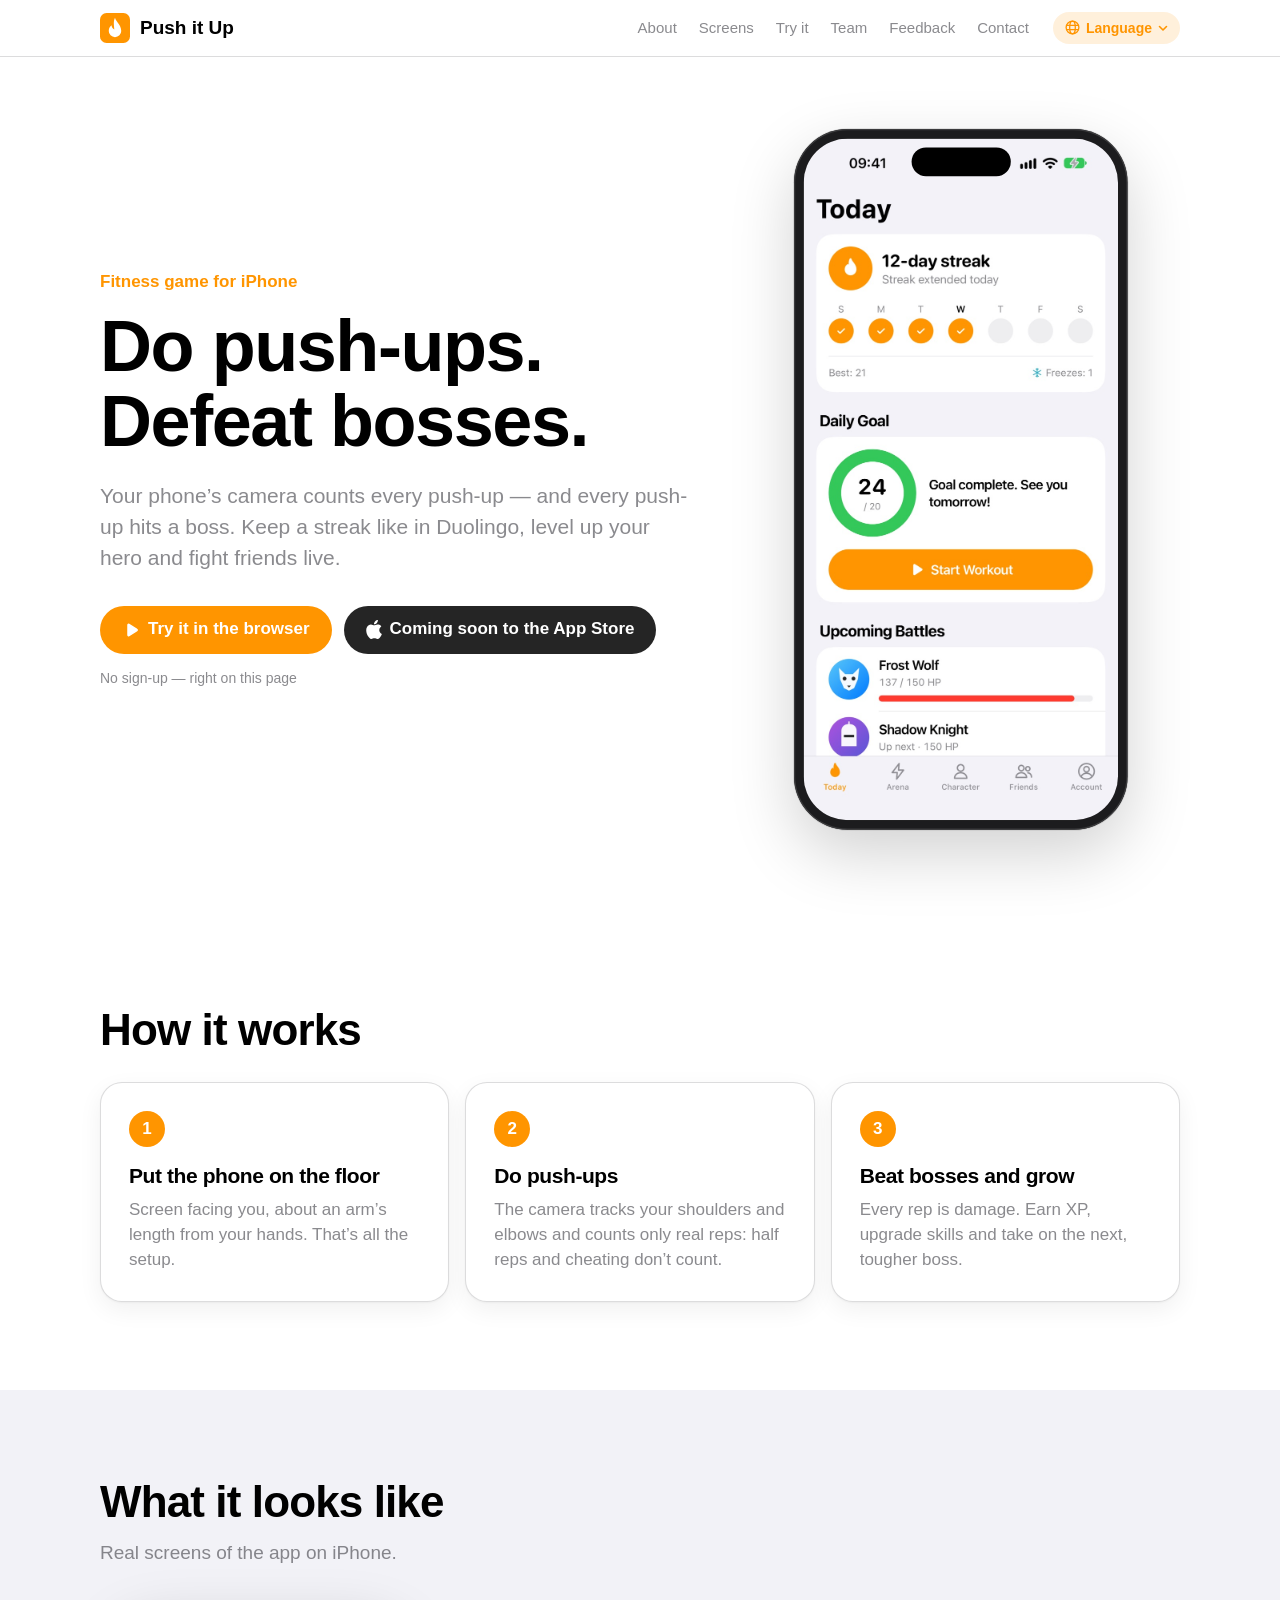
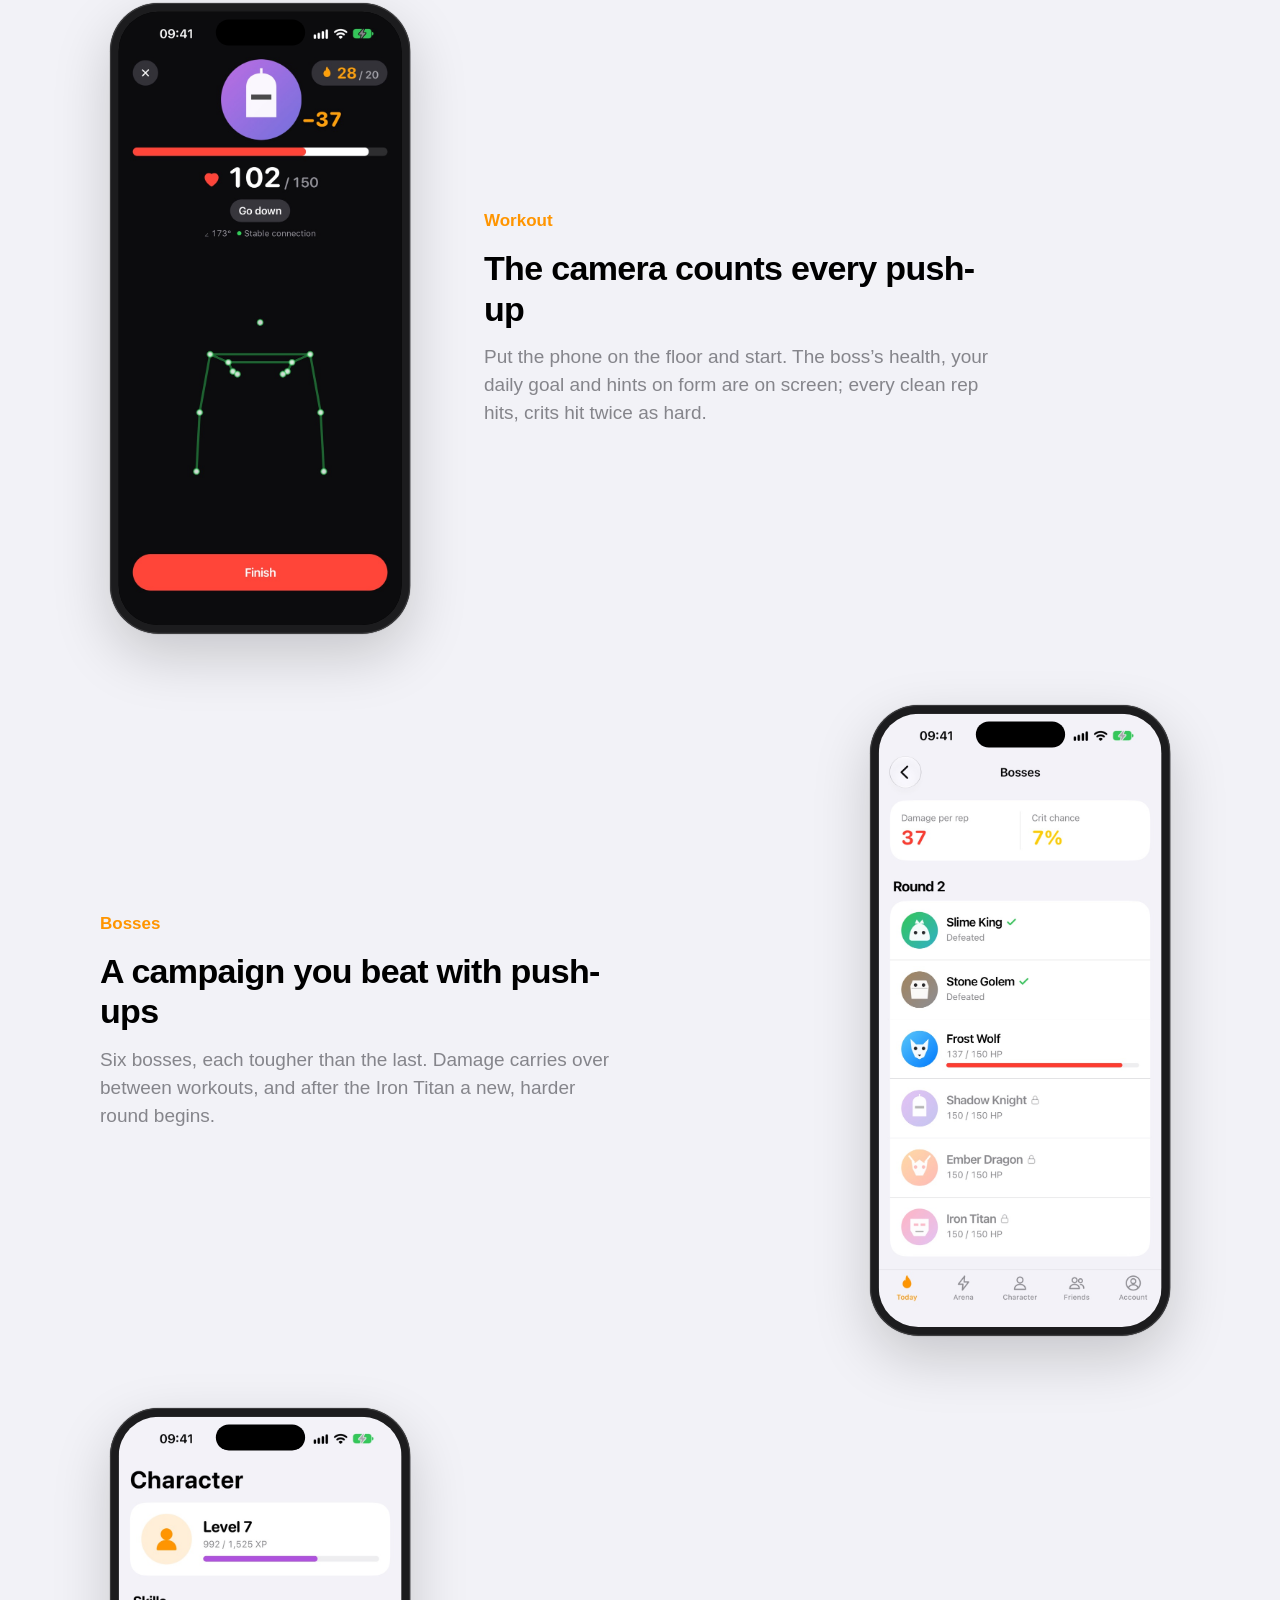
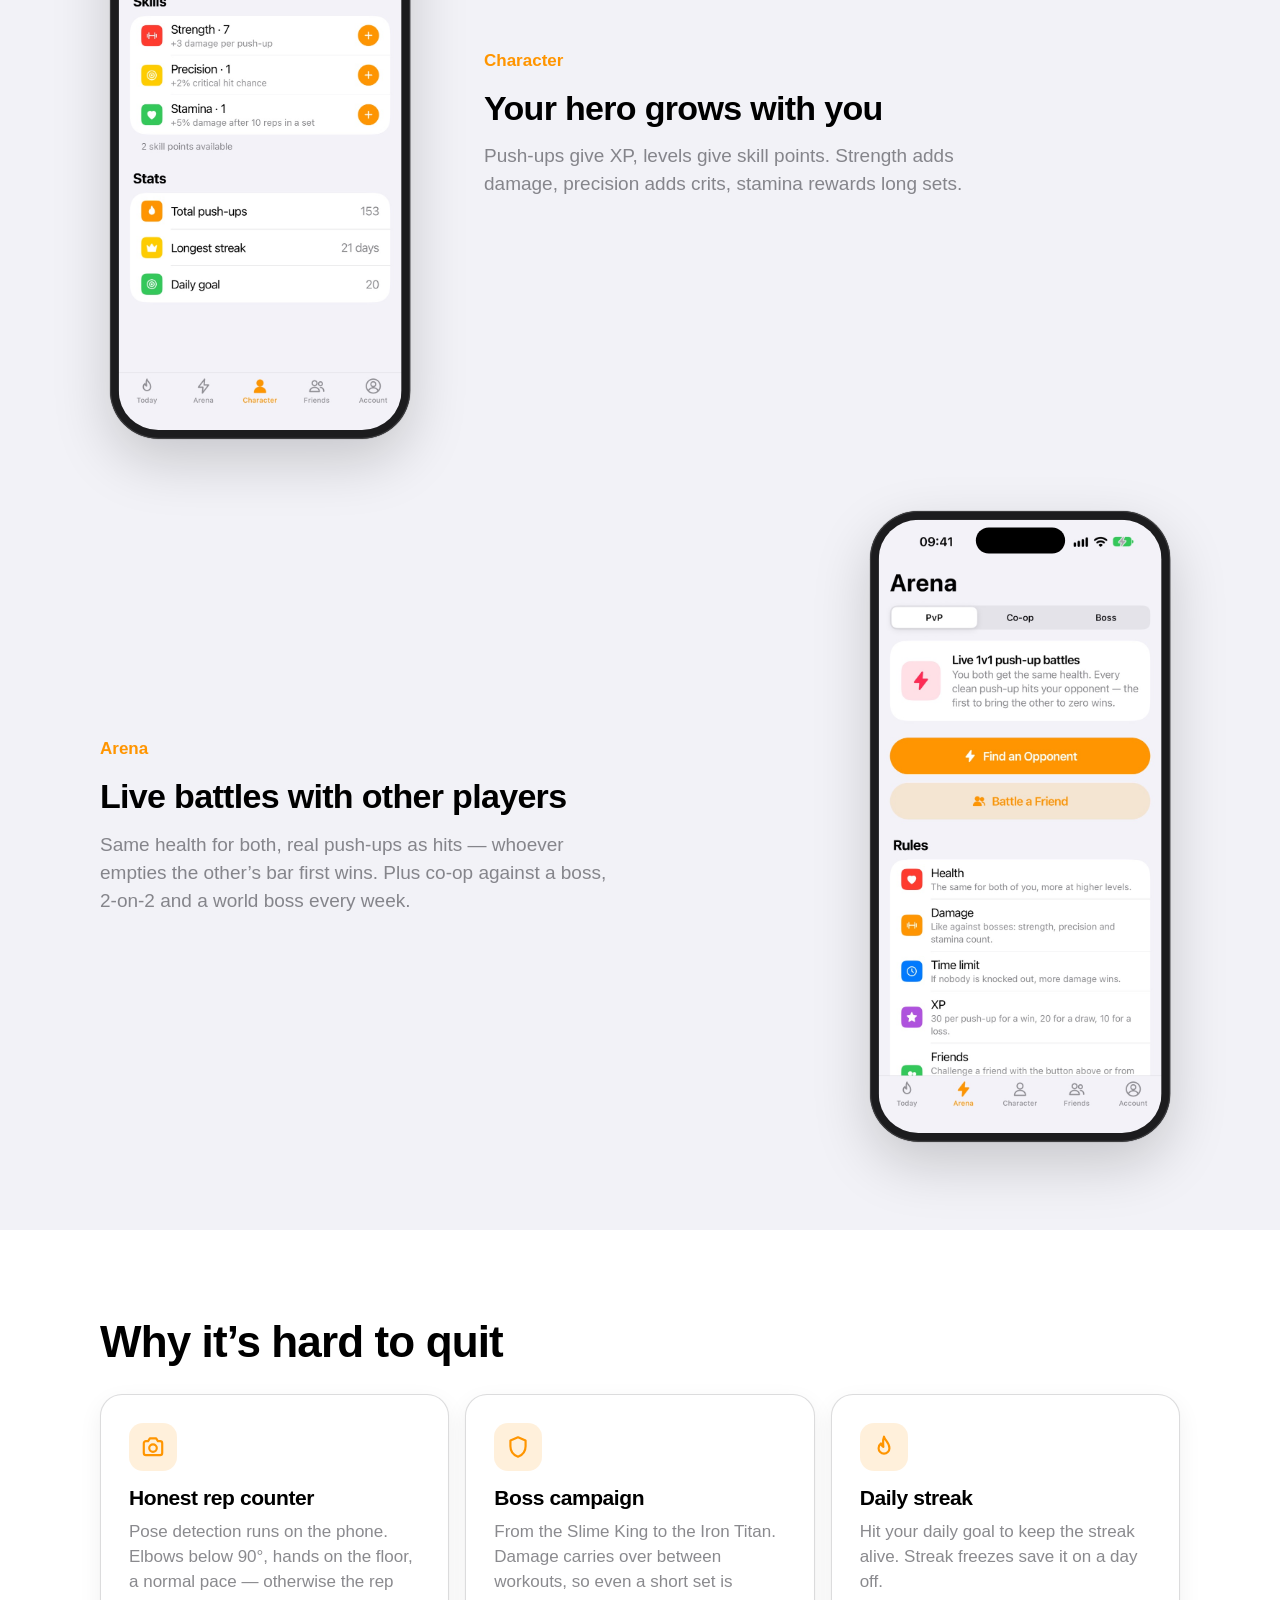
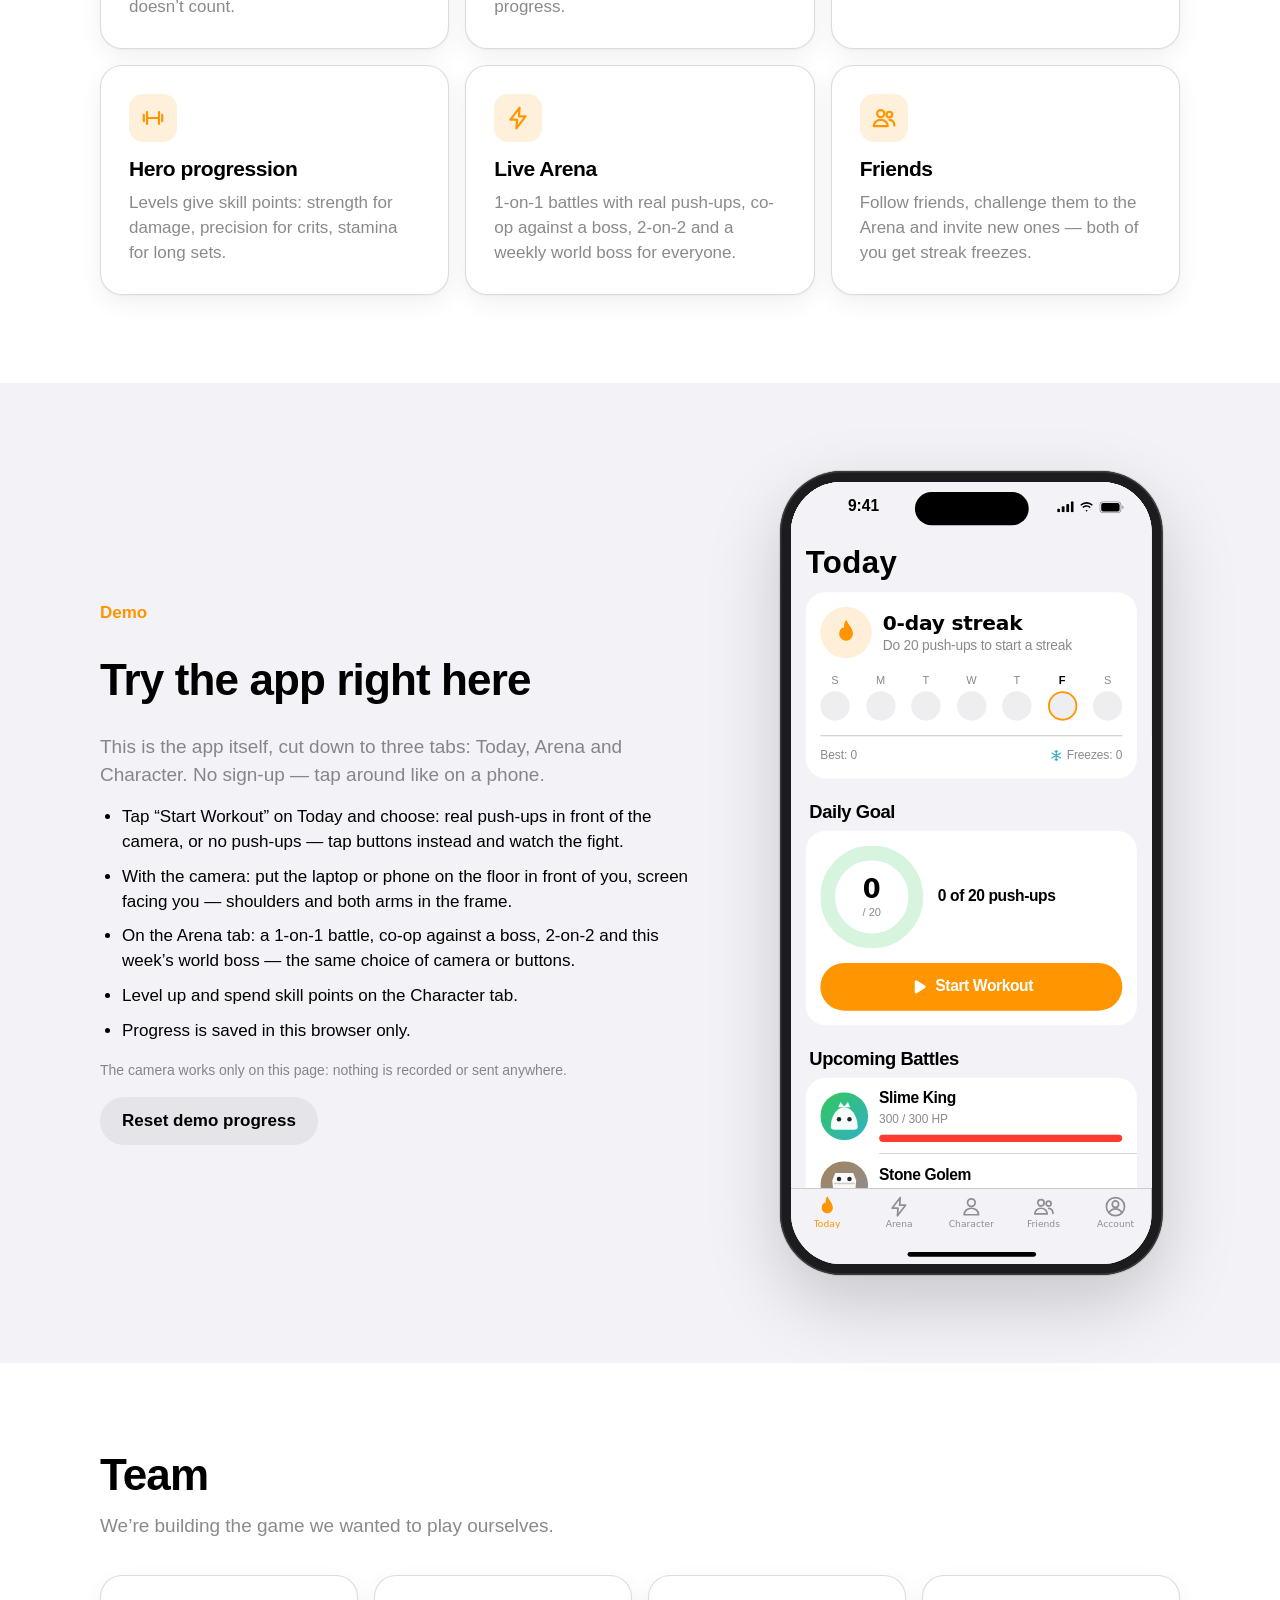
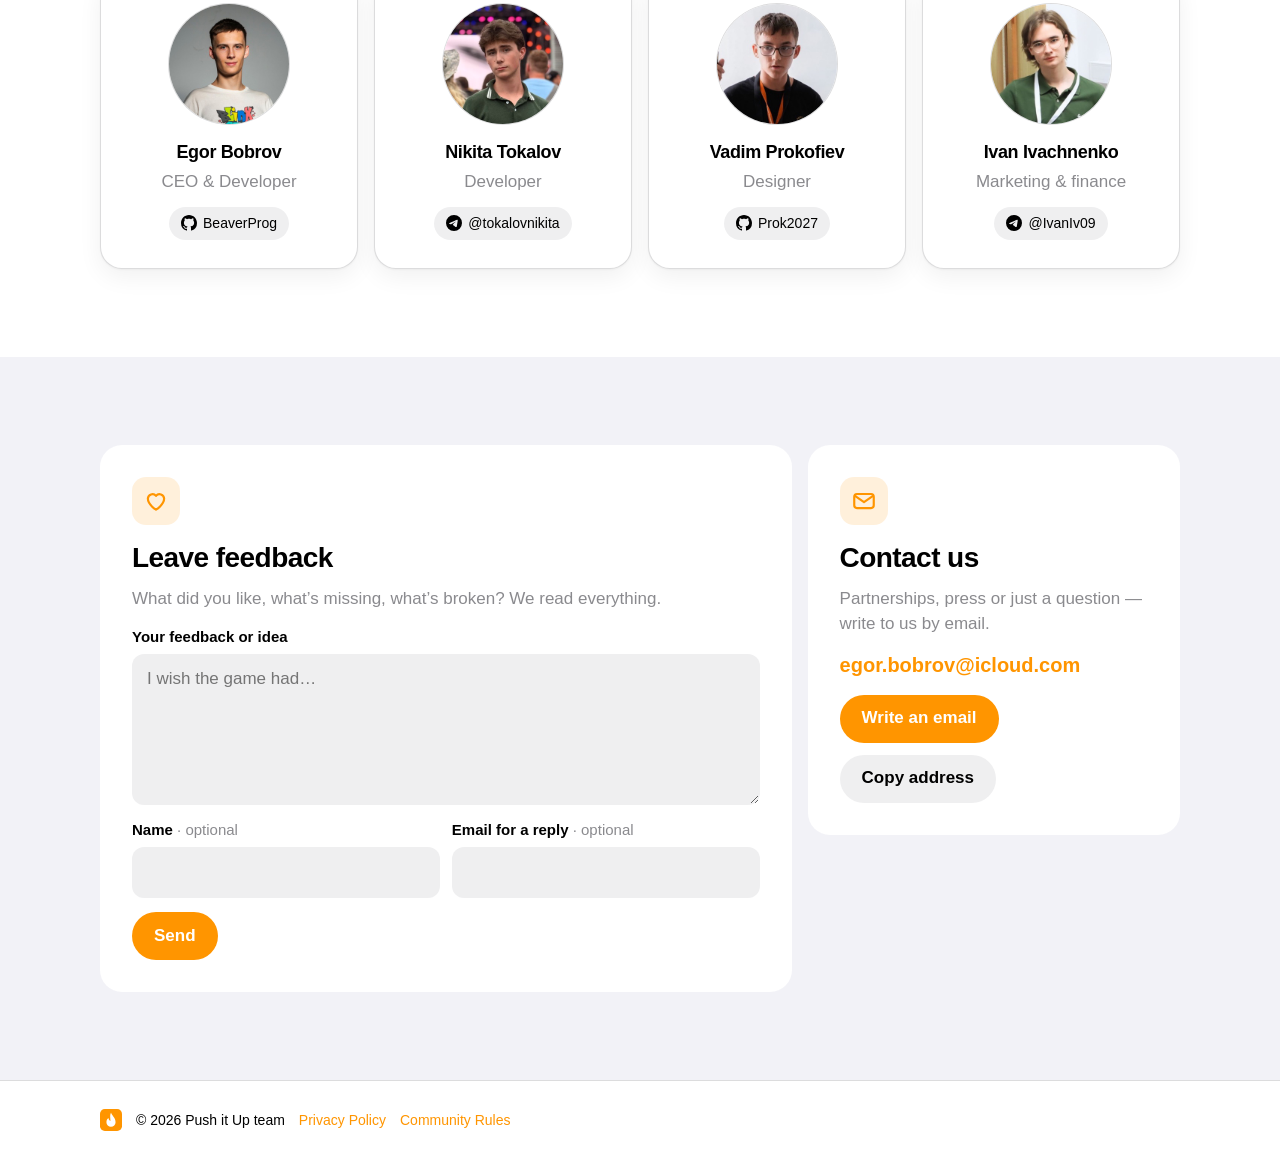
<file: index.html>
<!doctype html>
<html lang="en">
  <head>
    <meta charset="UTF-8" />
    <meta name="viewport" content="width=device-width, initial-scale=1.0" />
    <meta name="color-scheme" content="light dark" />
    <meta name="theme-color" content="#FF9500" />
    <meta
      name="description"
      content="Push it Up — a fitness game: the camera counts your push-ups and every push-up hits a boss. Try it in the browser, no sign-up."
    />
    <link rel="icon" href="/favicon.svg" type="image/svg+xml" />
    <title>Push it Up</title>
    <script type="module" crossorigin src="/assets/main-YF3-IXuS.js"></script>
    <link rel="modulepreload" crossorigin href="/assets/documents-DYweCBvC.js">
    <link rel="modulepreload" crossorigin href="/assets/locale-Da2gJ2tV.js">
    <link rel="modulepreload" crossorigin href="/assets/config-LoEATtUF.js">
    <link rel="stylesheet" crossorigin href="/assets/main-edGsJsqf.css">
  </head>
  <body>
    <div id="root"></div>
  </body>
</html>
</file>
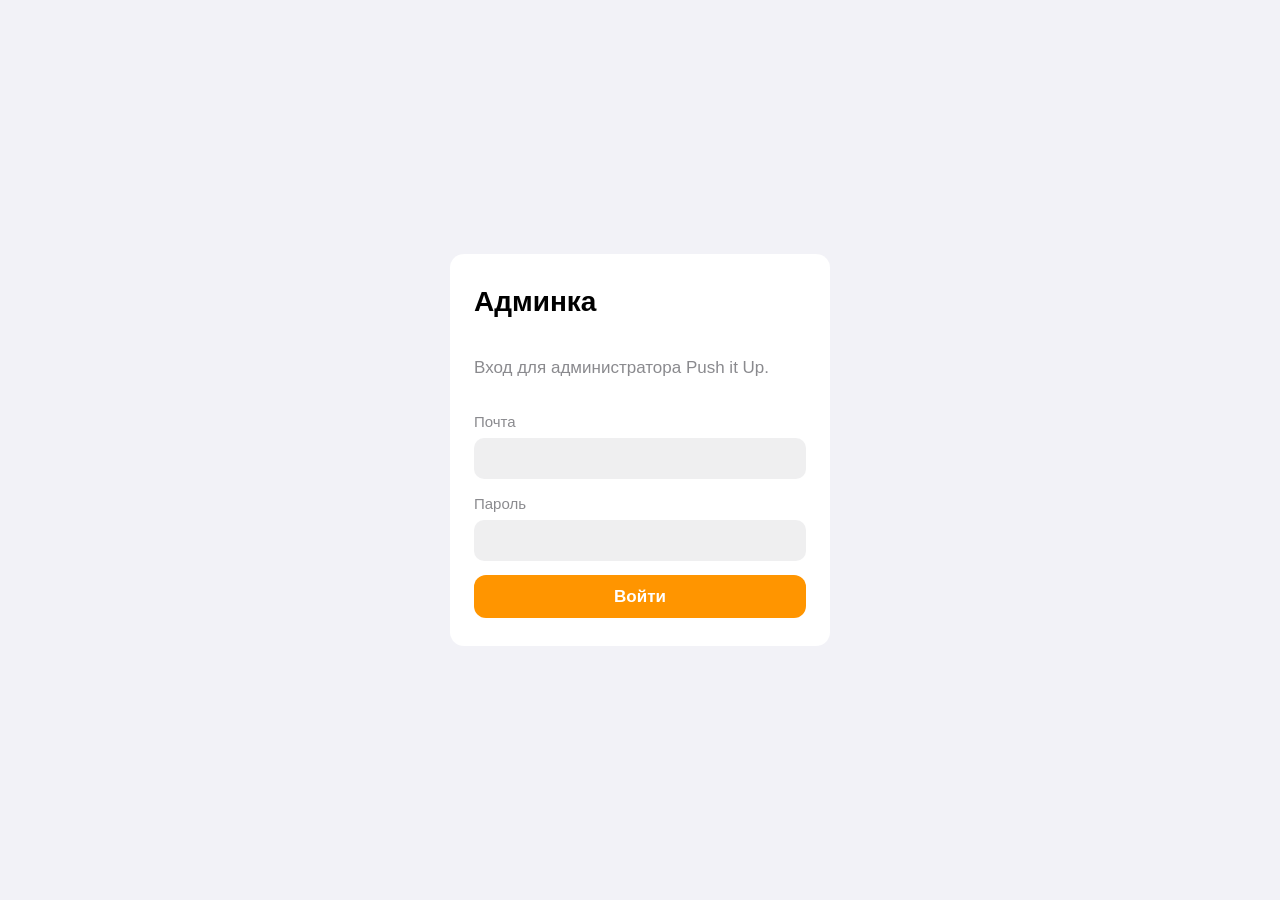
<file: admin/index.html>
<!doctype html>
<html lang="ru">
  <head>
    <meta charset="UTF-8" />
    <meta name="viewport" content="width=device-width, initial-scale=1.0" />
    <meta name="color-scheme" content="light dark" />
    <meta name="robots" content="noindex, nofollow" />
    <link rel="icon" href="/favicon.svg" type="image/svg+xml" />
    <title>Админка</title>
    <script type="module" crossorigin src="/assets/admin-Cq0o9Vzq.js"></script>
    <link rel="modulepreload" crossorigin href="/assets/documents-DYweCBvC.js">
    <link rel="modulepreload" crossorigin href="/assets/config-LoEATtUF.js">
    <link rel="stylesheet" crossorigin href="/assets/admin-C8eDwL1j.css">
  </head>
  <body>
    <div id="root"></div>
  </body>
</html>
</file>
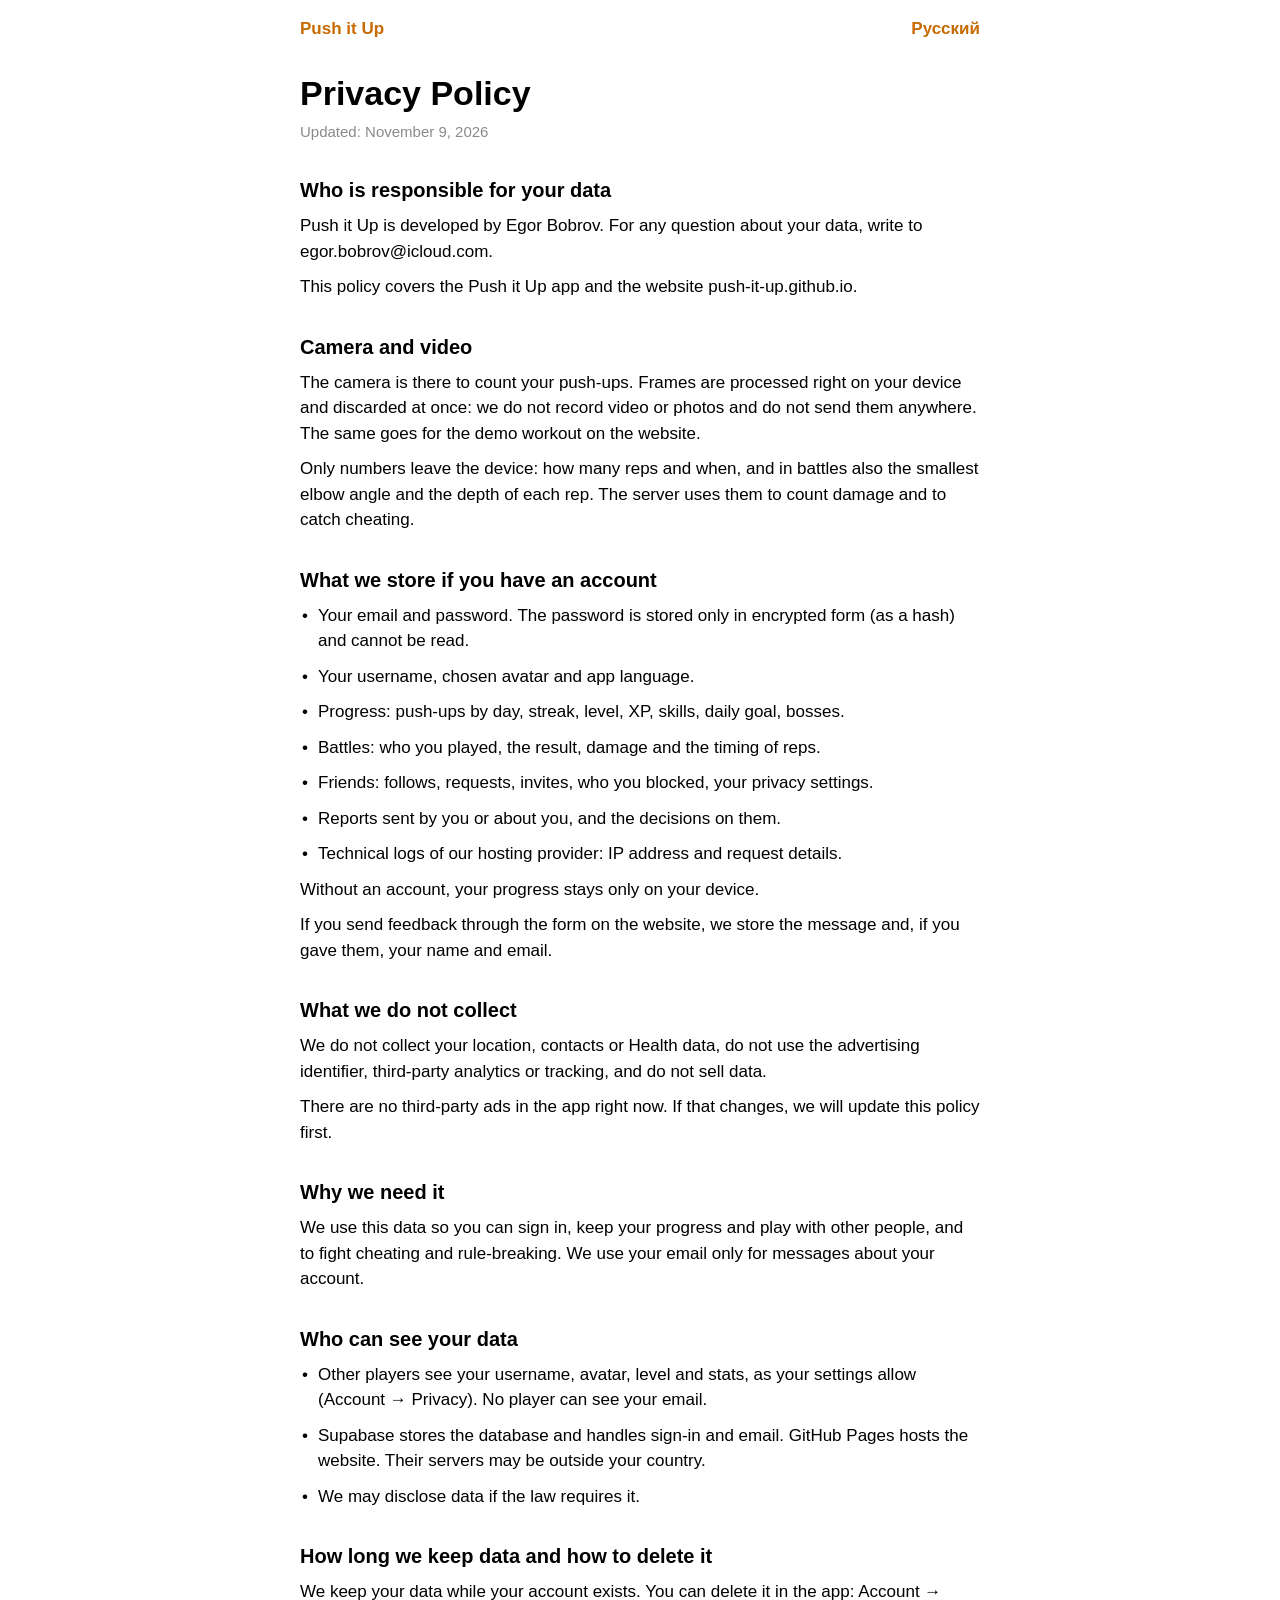
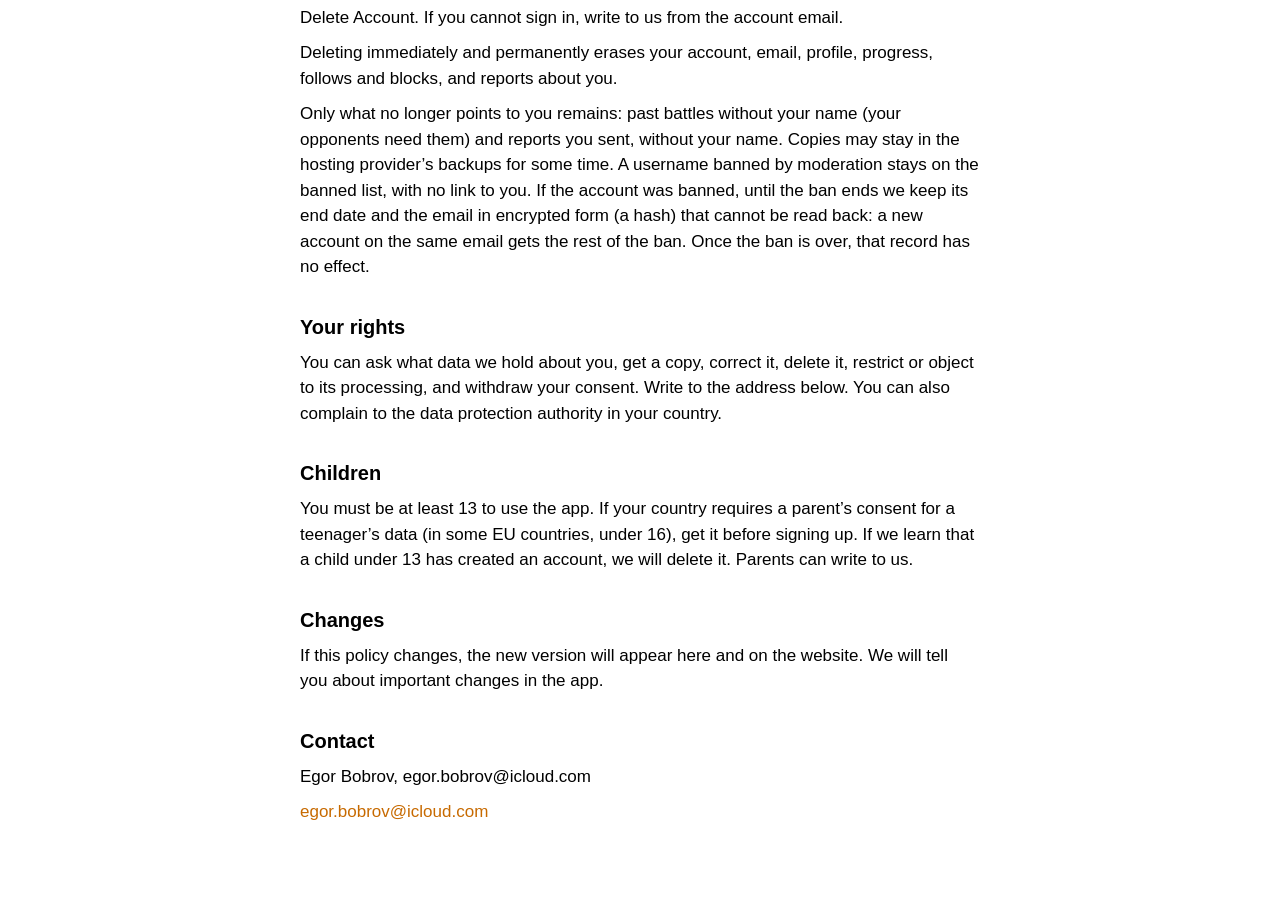
<file: privacy/index.html>
<!doctype html>
<html lang="en">
  <head>
    <meta charset="UTF-8" />
    <meta name="viewport" content="width=device-width, initial-scale=1.0" />
    <meta name="color-scheme" content="light dark" />
    <link rel="icon" href="/favicon.svg" type="image/svg+xml" />
    <title>Push it Up: Privacy Policy</title>
    <script type="module" crossorigin src="/assets/documents-DYweCBvC.js"></script>
    <script type="module" crossorigin src="/assets/locale-Da2gJ2tV.js"></script>
    <script type="module" crossorigin src="/assets/main-sOCF5xpU.js"></script>
    <link rel="stylesheet" crossorigin href="/assets/main-CkCqwHb3.css">
  </head>
  <body>
    <div id="root" data-kind="privacy"></div>
  </body>
</html>
</file>
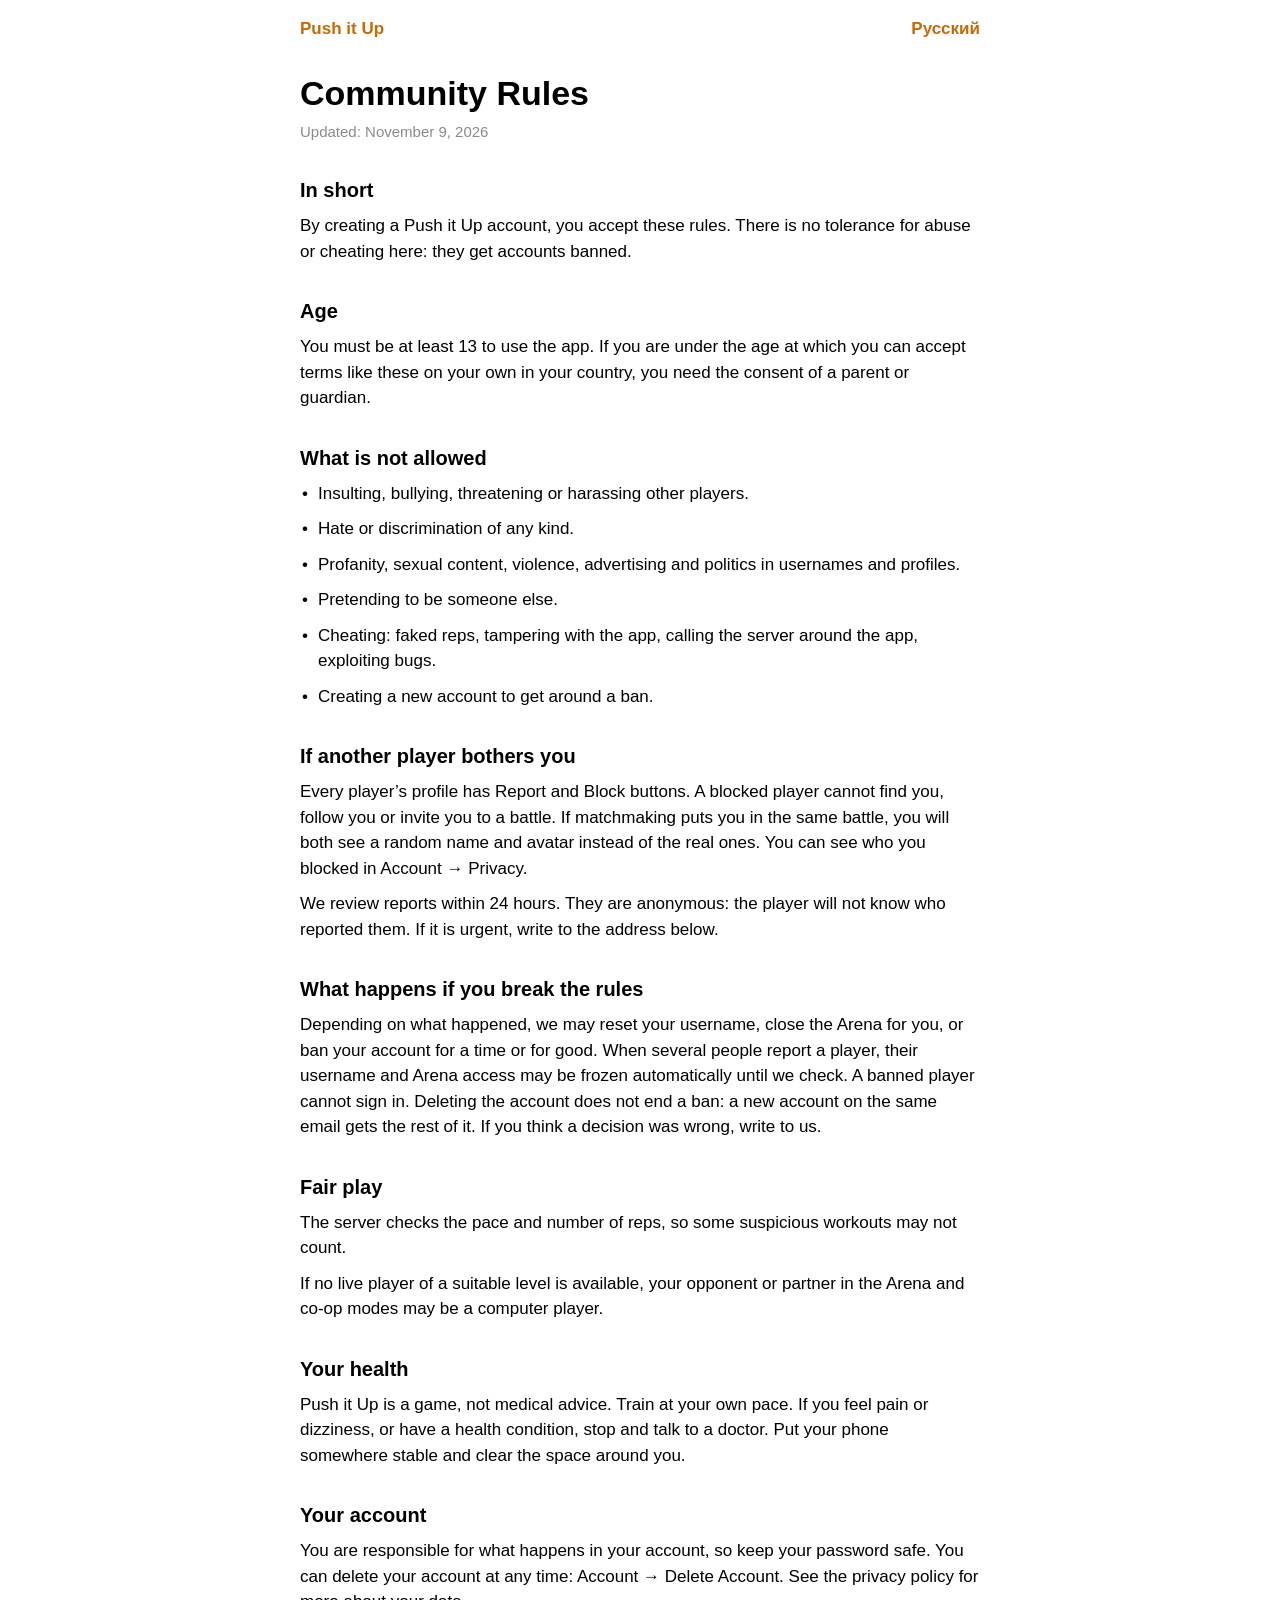
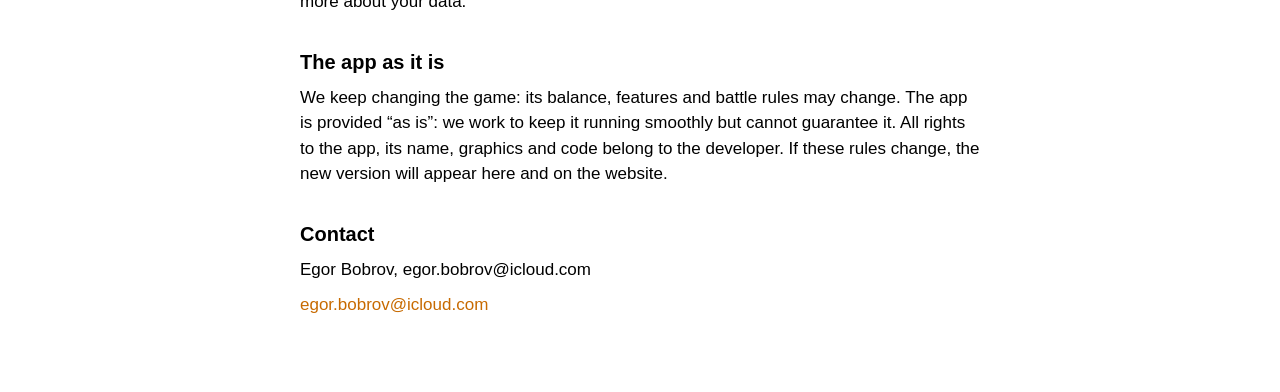
<file: terms/index.html>
<!doctype html>
<html lang="en">
  <head>
    <meta charset="UTF-8" />
    <meta name="viewport" content="width=device-width, initial-scale=1.0" />
    <meta name="color-scheme" content="light dark" />
    <link rel="icon" href="/favicon.svg" type="image/svg+xml" />
    <title>Push it Up: Community Rules</title>
    <script type="module" crossorigin src="/assets/documents-DYweCBvC.js"></script>
    <script type="module" crossorigin src="/assets/locale-Da2gJ2tV.js"></script>
    <script type="module" crossorigin src="/assets/main-sOCF5xpU.js"></script>
    <link rel="stylesheet" crossorigin href="/assets/main-CkCqwHb3.css">
  </head>
  <body>
    <div id="root" data-kind="terms"></div>
  </body>
</html>
</file>
<file: assets/main-edGsJsqf.css>
:root{--bg:#fff;--bg-alt:#f2f2f7;--card:#fff;--label:#000;--secondary:#3c3c4399;--separator:#3c3c432e;--fill:#7878801f;--tint:#ff9500;--tint-soft:#ff950024;--green:#34c759;--red:#ff3b30;--shadow:0 1px 2px #0000000a, 0 8px 24px #0000000f;--radius-l:22px;--radius-m:14px;--lightningcss-light:initial;--lightningcss-dark: ;color-scheme:light dark}@media (prefers-color-scheme:dark){:root{--lightningcss-light: ;--lightningcss-dark:initial;--bg:#000;--bg-alt:#0d0d0f;--card:#1c1c1e;--label:#fff;--secondary:#ebebf599;--separator:#54545899;--fill:#7878803d;--tint:#ff9f0a;--tint-soft:#ff9f0a2e;--green:#30d158;--red:#ff453a;--shadow:none}}*{box-sizing:border-box}html{scroll-behavior:smooth;scroll-padding-top:72px}body{background:var(--bg);color:var(--label);-webkit-font-smoothing:antialiased;margin:0;font-family:-apple-system,BlinkMacSystemFont,SF Pro Text,Segoe UI,Roboto,Helvetica Neue,Arial,sans-serif;font-size:17px;line-height:1.47}h1,h2,h3{letter-spacing:-.02em;margin:0;font-family:-apple-system,BlinkMacSystemFont,SF Pro Display,Segoe UI,Roboto,sans-serif}h1{white-space:pre-line;font-size:clamp(40px,7vw,72px);line-height:1.04}h2{margin-bottom:12px;font-size:clamp(30px,4.5vw,44px);line-height:1.1}h3{font-size:21px;line-height:1.2}p{margin:0}a{color:var(--tint);text-decoration:none}.container{max-width:1120px;margin:0 auto;padding:0 20px}.muted{color:var(--secondary)}.small{font-size:14px}.header{z-index:10;background:color-mix(in srgb, var(--bg) 78%, transparent);-webkit-backdrop-filter:saturate(180%)blur(20px);border-bottom:.5px solid var(--separator);position:sticky;top:0}.header-row{align-items:center;gap:24px;height:56px;display:flex}.brand{color:var(--label);align-items:center;gap:10px;font-size:19px;font-weight:700;display:flex}.nav{gap:22px;margin-left:auto;font-size:15px;display:flex}.nav a{color:var(--secondary)}.nav a:hover{color:var(--label)}.lang-menu{position:relative}.lang{font:inherit;color:var(--tint);background:var(--tint-soft);cursor:pointer;border:0;border-radius:999px;align-items:center;gap:6px;padding:6px 12px;font-size:14px;font-weight:600;display:inline-flex}.lang-chevron{transition:transform .15s}.lang-chevron.open{transform:rotate(180deg)}.lang-options{background:var(--card);border:.5px solid var(--separator);border-radius:var(--radius-m);min-width:160px;box-shadow:var(--shadow);margin:0;padding:6px;list-style:none;position:absolute;top:calc(100% + 8px);right:0}.lang-options button{width:100%;font:inherit;color:var(--label);text-align:left;cursor:pointer;background:0 0;border:0;border-radius:10px;justify-content:space-between;align-items:center;gap:16px;padding:8px 10px;font-size:15px;display:flex}.lang-options button:hover{background:var(--fill)}.lang-options svg{color:var(--tint)}@media (width<=760px){.nav{display:none}.lang-menu{margin-left:auto}}.button{min-height:48px;font:inherit;cursor:pointer;border:0;border-radius:999px;justify-content:center;align-items:center;gap:8px;padding:0 22px;font-weight:600;transition:transform .12s,opacity .12s;display:inline-flex}.button:active{transform:scale(.97)}.button:disabled{opacity:.55;cursor:default}.button.primary{background:var(--tint);color:#fff}.button.secondary{background:var(--fill);color:var(--label)}.button.store{background:var(--label);color:var(--bg);opacity:.85;cursor:default}.button.large{min-height:56px;padding:0 28px;font-size:18px}.row{flex-wrap:wrap;gap:12px;display:flex}.row.center{justify-content:center}.hero{padding:72px 0 88px;overflow:hidden}.hero-grid{grid-template-columns:1.15fr .85fr;align-items:center;gap:48px;display:grid}.eyebrow{color:var(--tint);margin-bottom:14px;font-weight:600}.lead{color:var(--secondary);max-width:34em;margin:22px 0 32px;font-size:21px}.hero-actions{flex-wrap:wrap;gap:12px;display:flex}.hint{color:var(--secondary);margin-top:14px;font-size:14px}.hero-phone{justify-self:center;width:min(334px,100%)}@media (width<=860px){.hero{padding:40px 0 64px}.hero-grid{grid-template-columns:1fr}}.showcase{flex-direction:column;gap:72px;margin-top:16px;display:flex}.showcase-row{grid-template-columns:320px 1fr;align-items:center;gap:64px;display:grid}.showcase-row.reverse{grid-template-columns:1fr 320px}.showcase-row.reverse .showcase-shot{order:2}.showcase-text{max-width:30em}.showcase-text h3{margin-bottom:14px;font-size:clamp(26px,3.4vw,34px)}.showcase-text p:not(.eyebrow){color:var(--secondary);font-size:19px}@media (width<=760px){.showcase-row,.showcase-row.reverse{grid-template-columns:1fr;gap:24px}.showcase-row.reverse .showcase-shot{order:0}.showcase-shot{justify-self:center;width:min(300px,100%)}}.section{padding:88px 0}.section.alt{background:var(--bg-alt)}.section-lead{color:var(--secondary);max-width:40em;margin-bottom:36px;font-size:19px}.card{background:var(--card);border-radius:var(--radius-l);box-shadow:var(--shadow)}.section.alt .card{box-shadow:none}.section:not(.alt) .card{border:.5px solid var(--separator)}.card p{color:var(--secondary)}.steps{grid-template-columns:repeat(3,1fr);gap:16px;margin:28px 0 0;padding:0;list-style:none;display:grid}.step{flex-direction:column;gap:10px;padding:28px;display:flex}.step-number{background:var(--tint);color:#fff;border-radius:50%;place-items:center;width:36px;height:36px;margin-bottom:6px;font-weight:700;display:grid}.features{grid-template-columns:repeat(3,1fr);gap:16px;margin-top:28px;display:grid}.feature{flex-direction:column;gap:10px;padding:28px;display:flex}.feature-icon{border-radius:var(--radius-m);background:var(--tint-soft);width:48px;height:48px;color:var(--tint);place-items:center;margin-bottom:4px;display:grid}.feature-icon.green{background:color-mix(in srgb, var(--green) 16%, transparent);color:var(--green)}@media (width<=860px){.section{padding:64px 0}.steps,.features{grid-template-columns:1fr}}@media (width>=600px) and (width<=860px){.features{grid-template-columns:repeat(2,1fr)}}.demo-grid{grid-template-columns:1fr auto;align-items:center;gap:56px;display:grid}.demo-text{flex-direction:column;align-items:flex-start;gap:16px;display:flex}.demo-text .section-lead{margin-bottom:0}.demo-tips{flex-direction:column;gap:10px;margin:0;padding-left:22px;display:flex}.demo-grid .phone-wrap{width:min(417px,100vw - 40px)}@media (width<=860px){.demo-grid{grid-template-columns:1fr;gap:32px}.demo-grid .phone-wrap{justify-self:center}}.phone-wrap{justify-content:center;width:100%;display:flex}.phone-sizer{flex-shrink:0;position:relative}.device{transform-origin:0 0;background:#1c1c1e;border-radius:67px;position:absolute;top:0;left:0;box-shadow:inset 0 0 0 1.5px #3a3a3c,0 30px 80px #0000002e,0 0 0 1px #0000001f}.device-screen{isolation:isolate;background:#000;border-radius:55px;position:relative;overflow:hidden}.island{z-index:3;pointer-events:none;background:#000;border-radius:18px;width:124px;height:36px;margin-left:-62px;position:absolute;top:11px;left:50%}.status-bar{z-index:2;pointer-events:none;justify-content:space-between;align-items:center;height:54px;padding:0 30px 0 52px;font-family:-apple-system,BlinkMacSystemFont,SF Pro Text,sans-serif;font-size:17px;font-weight:600;display:flex;position:absolute;top:0;left:0;right:0}.status-bar.dark{color:#000}.status-bar.light{color:#fff}.status-time{text-align:center;width:54px}.status-icons{align-items:center;gap:6px;display:flex}.home-indicator{z-index:2;pointer-events:none;background:#000;border-radius:3px;width:140px;height:5px;margin-left:-70px;position:absolute;bottom:8px;left:50%}.home-indicator.light{background:#fff}.home-indicator.none{display:none}.screenshot{object-fit:cover;width:100%;height:100%;display:block}.team{grid-template-columns:repeat(4,1fr);gap:16px;margin:0;padding:0;list-style:none;display:grid}.member{text-align:center;flex-direction:column;align-items:center;gap:6px;padding:28px 16px;display:flex}.member h3{margin-top:12px;font-size:18px}.member-photo{object-fit:cover;background:var(--fill);width:120px;height:120px;box-shadow:0 0 0 1px var(--separator);border-radius:50%}.member-link{background:var(--fill);color:var(--label);border-radius:999px;align-items:center;gap:6px;margin-top:6px;padding:6px 12px;font-size:14px;font-weight:500;display:inline-flex}.member-link:hover{background:var(--tint-soft);color:var(--tint)}@media (width<=960px){.team{grid-template-columns:repeat(2,1fr)}}.contact-grid{grid-template-columns:1.3fr .7fr;align-items:start;gap:16px;display:grid}.panel{flex-direction:column;gap:14px;padding:32px;display:flex}.panel h2{margin:0;font-size:28px}.panel .button{align-self:flex-start}.panel.sent{align-items:flex-start}.field{flex-direction:column;flex:1;gap:6px;font-size:15px;font-weight:600;display:flex}.field em{color:var(--secondary);font-style:normal;font-weight:400}.field-row{gap:12px;display:flex}.field input,.field textarea{font:inherit;color:var(--label);background:var(--fill);resize:vertical;border:1px solid #0000;border-radius:12px;width:100%;padding:12px 14px;font-size:17px;font-weight:400}.field input:focus,.field textarea:focus{border-color:var(--tint);outline:none}.trap{width:1px;height:1px;position:absolute;left:-10000px}.form-error{color:var(--red);font-size:15px}.card .form-error{color:var(--red)}.email{word-break:break-all;font-size:20px;font-weight:600}@media (width<=860px){.contact-grid{grid-template-columns:1fr}}@media (width<=600px){.field-row{flex-direction:column}.panel{padding:24px 20px}}.footer{border-top:.5px solid var(--separator);padding:28px 0 40px;font-size:14px}.footer-row{flex-wrap:wrap;align-items:center;gap:10px 14px;display:flex}.device-screen *{scrollbar-width:none}.device-screen ::-webkit-scrollbar{display:none}
</file>
<file: assets/admin-C8eDwL1j.css>
:root{--bg:#f2f2f7;--card:#fff;--label:#000;--secondary:#3c3c4399;--separator:#3c3c432e;--fill:#7878801f;--tint:#ff9500;--tint-soft:#ff950024;--green:#34c759;--red:#ff3b30;--lightningcss-light:initial;--lightningcss-dark: ;color-scheme:light dark}@media (prefers-color-scheme:dark){:root{--lightningcss-light: ;--lightningcss-dark:initial;--bg:#000;--card:#1c1c1e;--label:#fff;--secondary:#ebebf599;--separator:#54545899;--fill:#7878803d;--tint:#ff9f0a;--tint-soft:#ff9f0a2e;--green:#30d158;--red:#ff453a}}*{box-sizing:border-box}body{background:var(--bg);color:var(--label);-webkit-font-smoothing:antialiased;margin:0;font-family:-apple-system,BlinkMacSystemFont,SF Pro Text,Segoe UI,Roboto,Helvetica Neue,Arial,sans-serif;font-size:17px;line-height:1.4}h1{margin:0 0 4px;font-size:28px}h2{text-transform:uppercase;letter-spacing:.02em;color:var(--secondary);margin:28px 16px 8px;font-size:13px;font-weight:400}button,input{font:inherit;color:inherit}button{cursor:pointer;background:0 0;border:0}button:disabled{opacity:.4;cursor:default}.muted{color:var(--secondary)}.small{font-size:13px}.error{color:var(--red)}.card{background:var(--card);border-radius:14px}.primary,.secondary{border-radius:12px;padding:10px 18px;font-weight:600}.primary{background:var(--tint);color:#fff}.secondary{background:var(--fill)}.link{color:var(--tint)}.signin{place-items:center;min-height:100vh;padding:16px;display:grid}.signin-card{gap:14px;width:100%;max-width:380px;padding:28px 24px;display:grid}.signin-card label{color:var(--secondary);gap:6px;font-size:15px;display:grid}.signin-card input,.field-input input{background:var(--fill);border:0;border-radius:10px;outline:none;padding:10px 12px}.signin-card input:focus,.field-input input:focus{box-shadow:0 0 0 2px var(--tint)}.bar{z-index:2;background:color-mix(in srgb, var(--bg) 80%, transparent);-webkit-backdrop-filter:saturate(180%)blur(20px);border-bottom:.5px solid var(--separator);align-items:center;gap:12px;padding:12px 16px;display:flex;position:sticky;top:0}.bar strong{white-space:nowrap}.bar .email{text-overflow:ellipsis;white-space:nowrap;margin-left:auto;font-size:15px;overflow:hidden}.editor{max-width:760px;margin:0 auto;padding:20px 16px 120px}.segments{background:var(--fill);border-radius:9px;padding:2px;display:flex}.segments button{border-radius:7px;flex:1;padding:6px 8px;font-size:15px;font-weight:500}.segments button.active{background:var(--card);box-shadow:0 1px 3px #0000001f}.warning,.notice,.editor>.error{border-radius:12px;margin:16px 0 0;padding:12px 16px;font-size:15px}.warning{background:var(--tint-soft)}.notice{background:color-mix(in srgb, var(--green) 16%, transparent)}.editor>.error{background:color-mix(in srgb, var(--red) 14%, transparent)}.list>*+*{border-top:.5px solid var(--separator)}.field{align-items:center;gap:16px;padding:12px 16px;display:flex}.field.dirty{background:var(--tint-soft)}.list>.field:first-child{border-radius:14px 14px 0 0}.list>.field:last-child{border-radius:0 0 14px 14px}.field-text{flex:1;gap:2px;min-width:0;display:grid}.field-input{grid-template-columns:120px 28px;place-items:center start;gap:4px;display:grid}.field-input input{text-align:right;font-variant-numeric:tabular-nums;width:120px}.field-input input[aria-invalid=true]{box-shadow:0 0 0 2px var(--red)}.field-input .error{grid-column:1/-1}.icon{width:28px;height:28px;color:var(--tint);border-radius:14px;font-size:18px}.history{flex-wrap:wrap;justify-content:space-between;gap:4px 16px;padding:10px 16px;font-size:15px;display:flex}.savebar{background:var(--card);border-radius:18px;align-items:center;gap:8px;width:calc(100% - 32px);max-width:728px;padding:10px 10px 10px 18px;display:flex;position:fixed;bottom:16px;left:50%;transform:translate(-50%);box-shadow:0 8px 32px #0000002e}.savebar span{margin-right:auto}@media (width<=560px){.field{flex-direction:column;align-items:stretch;gap:8px}.field-input{grid-template-columns:1fr 28px}.field-input input{width:100%}}.danger{background:color-mix(in srgb, var(--red) 14%, transparent);color:var(--red);border-radius:12px;padding:10px 18px;font-weight:600}.error.banner{background:color-mix(in srgb, var(--red) 14%, transparent);border-radius:12px;margin:16px 0 0;padding:12px 16px}.hint{margin:-4px 16px 8px}.empty{margin:0;padding:14px 16px}.player{flex-wrap:wrap;justify-content:space-between;align-items:center;gap:8px 16px;padding:12px 16px;display:flex}.player-text{overflow-wrap:anywhere;flex-direction:column;flex:240px;gap:2px;min-width:0;display:flex}.player-actions{flex-wrap:wrap;gap:8px;display:flex}.report{white-space:pre-wrap;margin-top:4px;font-size:15px}.warning-text{color:var(--tint)}.player-search{gap:8px;margin-bottom:8px;display:flex}.player-search input{flex:1;min-width:0}.ban-form{flex-wrap:wrap;align-items:flex-end;gap:12px;padding:0 16px 14px;display:flex}.ban-form label{flex-direction:column;gap:4px;font-size:13px;display:flex}.ban-form .ban-reason{flex:200px;min-width:0}.ban-form .ban-custom{flex:100%}.player-search input,.ban-form input,.ban-form select{background:var(--fill);width:100%;font:inherit;color:inherit;border:0;border-radius:10px;padding:10px 12px}.player-search input{background:var(--card);width:auto}
</file>
<file: assets/main-CkCqwHb3.css>
:root{--bg:#fff;--label:#000;--secondary:#3c3c4399;--tint:#c76a00;--lightningcss-light:initial;--lightningcss-dark: ;color-scheme:light dark}@media (prefers-color-scheme:dark){:root{--lightningcss-light: ;--lightningcss-dark:initial;--bg:#000;--label:#fff;--secondary:#ebebf599;--tint:#ff9f0a}}body{background:var(--bg);color:var(--label);margin:0;font:17px/1.5 -apple-system,BlinkMacSystemFont,SF Pro Text,Segoe UI,Roboto,sans-serif}.legal{max-width:680px;margin:0 auto;padding:16px 16px 64px}.legal nav{justify-content:space-between;margin-bottom:32px;font-weight:600;display:flex}.legal a{color:var(--tint);text-decoration:none}.legal a:hover{text-decoration:underline}.legal h1{margin:0;font-size:34px;line-height:1.15}.legal h2{margin:32px 0 8px;font-size:20px}.legal p{margin:0 0 10px}.legal .updated{color:var(--secondary);margin-top:8px;font-size:15px}.legal .item{padding-left:18px;position:relative}.legal .item:before{content:"•";position:absolute;left:2px}
</file>
